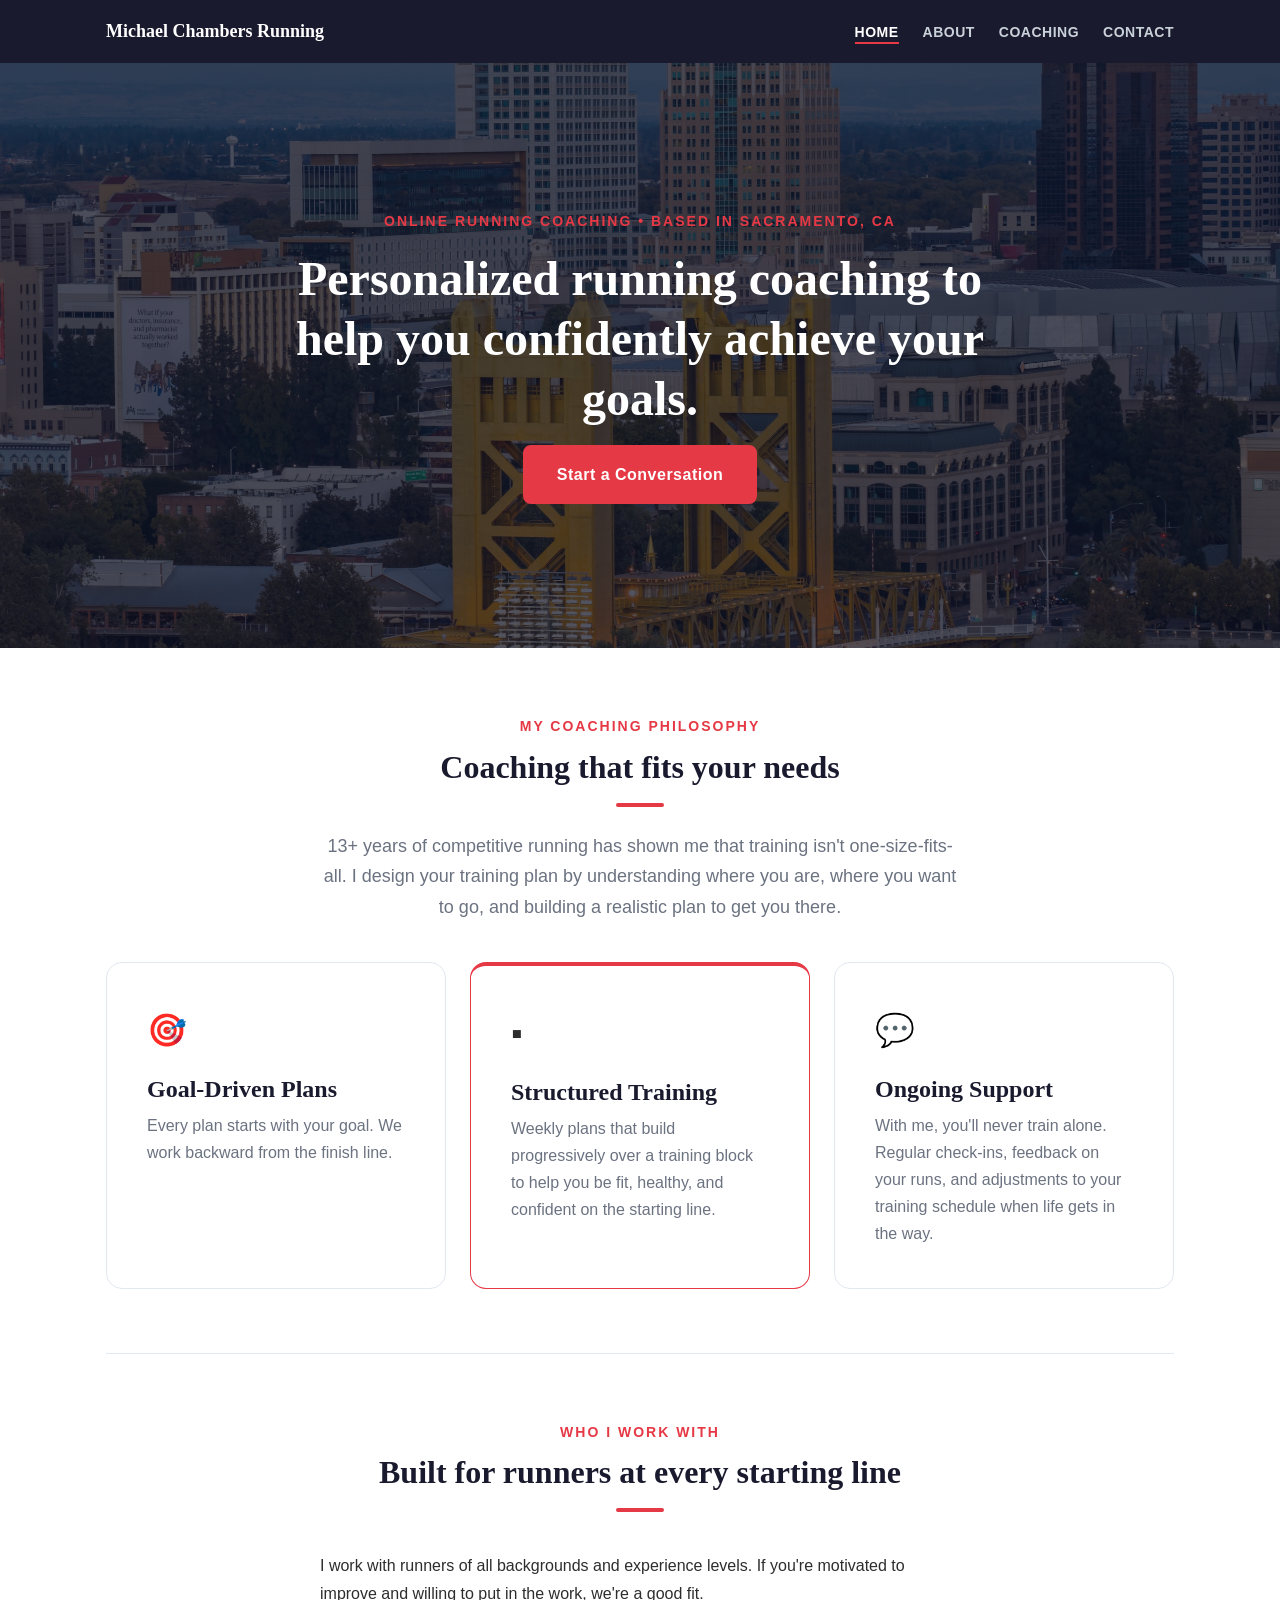
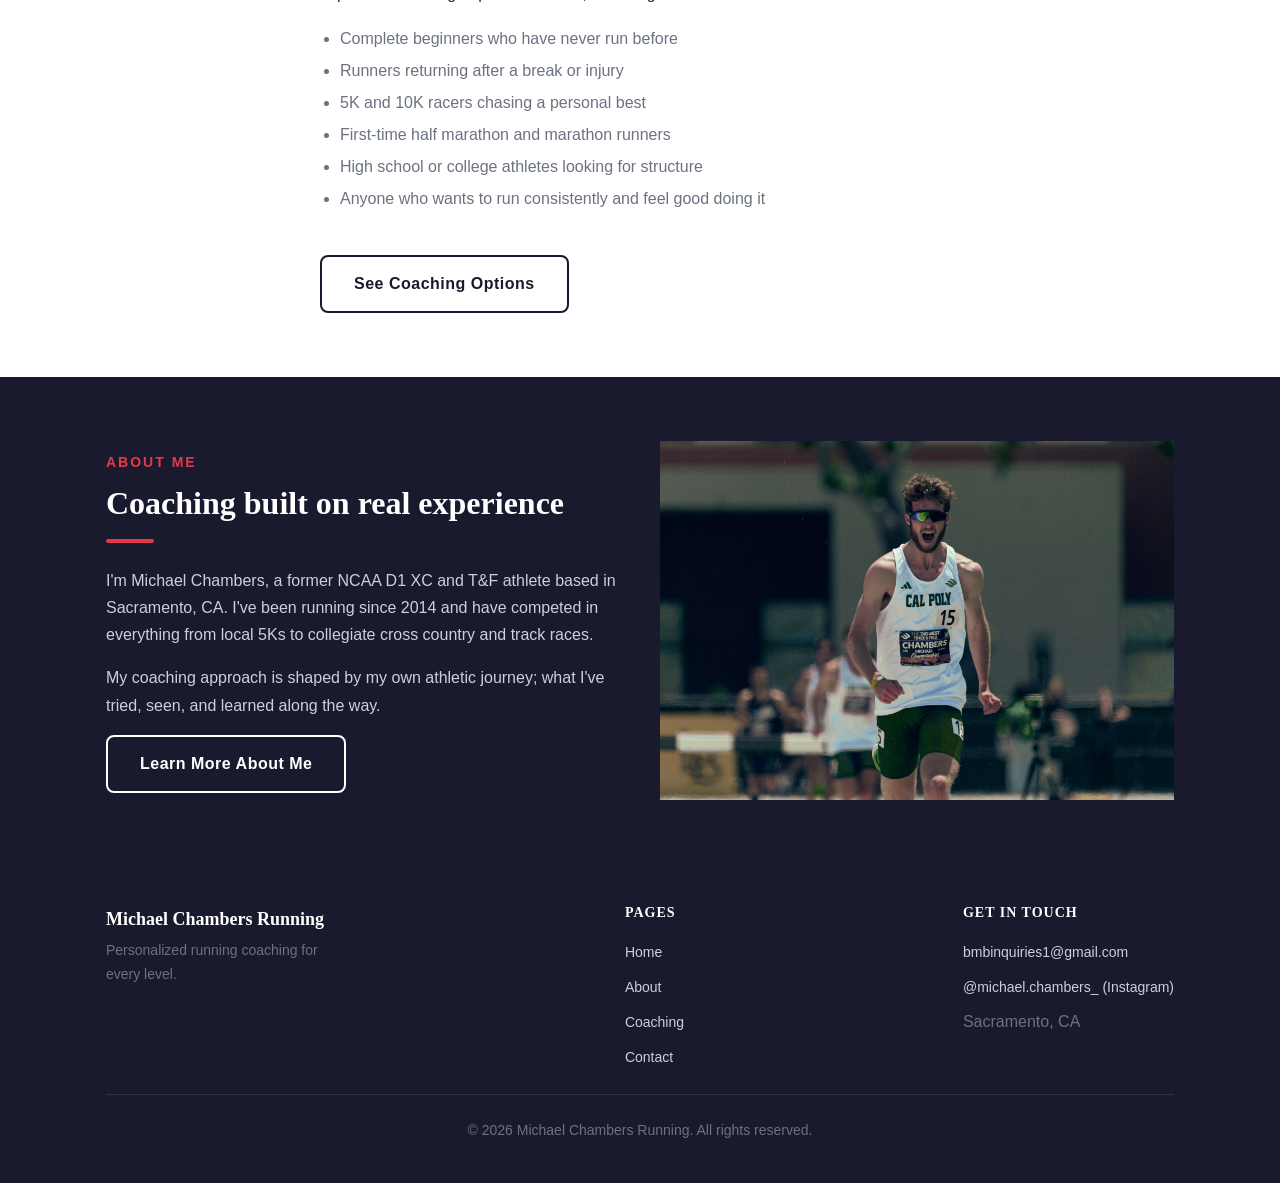
<file: index.html>
<!DOCTYPE html>
<html lang="en">
<head>
  <meta charset="UTF-8" />
  <meta name="viewport" content="width=device-width, initial-scale=1.0" />

  <title>Michael Chambers Running</title>

  <link rel="stylesheet" href="styles.css" />
</head>
<body>

  <!-- NAVIGATION -->
  <nav class="site-nav">
    <div class="container">
      <a href="index.html" class="nav-logo">Michael Chambers Running</a>

      <ul class="nav-links">
        <li><a href="index.html" class="active">Home</a></li>
        <li><a href="about.html">About</a></li>
        <li><a href="coaching.html">Coaching</a></li>
        <li><a href="contact.html">Contact</a></li>
      </ul>
    </div>
  </nav>

  <!-- HERO SECTION -->
  <section class="hero">
    <div class="container">
      <span class="hero-eyebrow">Online Running Coaching &bull; Based in Sacramento, CA</span>

      <h1>Personalized running coaching to help you confidently achieve your goals.</h1>

      <a href="contact.html" class="btn btn-primary">Start a Conversation</a>
    </div>
  </section>

  <main>

    <!-- COACHING APPROACH + WHO I HELP — combined section -->
    <section class="section">
      <div class="container">

        <div class="section-header">
          <span class="section-label">My Coaching Philosophy</span>
          <h2>Coaching that fits your needs</h2>
          <hr class="divider" />
          <p>
            13+ years of competitive running has shown me that training isn't one-size-fits-all.
            I design your training plan by understanding where you are, where you want to go,
            and building a realistic plan to get you there.
          </p>
        </div>

        <!-- Three approach cards — unchanged from your original -->
        <div class="three-col">

          <div class="card">
            <div class="card-icon">🎯</div>
            <h3>Goal-Driven Plans</h3>
            <p>
              Every plan starts with your goal. We work backward from
              the finish line.
            </p>
          </div>

          <div class="card card--featured">
            <div class="card-icon">▪</div>
            <h3>Structured Training</h3>
            <p>
              Weekly plans that build progressively over a training block to help you be fit,
              healthy, and confident on the starting line.
            </p>
          </div>

          <div class="card">
            <div class="card-icon">💬</div>
            <h3>Ongoing Support</h3>
            <p>
              With me, you'll never train alone. Regular check-ins, feedback on your
              runs, and adjustments to your training schedule when life gets in the way.
            </p>
          </div>

        </div><!-- end three-col -->

        <!-- WHO I WORK WITH — merged below the cards, same section -->
        <!--
          A thin horizontal rule separates the cards above from the
          "who I work with" content below, keeping them visually
          connected but distinct.
        -->
        <hr style="border: none; border-top: 1px solid var(--color-border); margin: var(--space-xl) 0;" />

        <div class="section-header">
          <span class="section-label">Who I Work With</span>
          <h2>Built for runners at every starting line</h2>
          <hr class="divider" />
        </div>

        <!-- Single centered column — no stat cards, just the text and bullet list -->
        <div style="max-width: 640px; margin: 0 auto;">

          <p>
            I work with runners of all backgrounds and experience levels.
            If you're motivated to improve and willing to put in the work,
            we're a good fit.
          </p>

          <ul style="padding-left: 1.25rem; list-style: disc; color: var(--color-text-muted); line-height: 2; margin-bottom: var(--space-lg);">
            <li>Complete beginners who have never run before</li>
            <li>Runners returning after a break or injury</li>
            <li>5K and 10K racers chasing a personal best</li>
            <li>First-time half marathon and marathon runners</li>
            <li>High school or college athletes looking for structure</li>
            <li>Anyone who wants to run consistently and feel good doing it</li>
          </ul>

          <a href="coaching.html" class="btn btn-outline-dark">
            See Coaching Options
          </a>

        </div><!-- end centered column -->

      </div>
    </section><!-- end combined section -->

    <!-- ABOUT PREVIEW SECTION -->
    <section class="section section--dark">
      <div class="container">

        <div class="two-col" style="align-items: center;">

          <div>
            <span class="section-label">About Me</span>

            <h2 style="color: var(--color-white);">Coaching built on real experience</h2>

            <hr class="divider divider--left" />

            <p>
              I'm Michael Chambers, a former NCAA D1 XC and T&amp;F athlete based in Sacramento, CA.
              I've been running since 2014 and have competed in everything from local 5Ks
              to collegiate cross country and track races.
            </p>

            <p>
              My coaching approach is shaped by my own athletic journey; what I've tried,
              seen, and learned along the way.
            </p>

            <a href="about.html" class="btn btn-outline">Learn More About Me</a>
          </div>

          <div style="text-align: center;">
            <img
              src="assets/action.jpg"
              alt="Michael Chambers running coach"
              class="action"
            />
          </div>

        </div>
      </div>
    </section>

  </main>

  <!-- FOOTER -->
  <footer class="site-footer">
    <div class="container">

      <div class="footer-inner">

        <div class="footer-brand">
          <a href="index.html" class="nav-logo">Michael Chambers Running</a>
          <p>Personalized running coaching for every level.</p>
        </div>

        <div class="footer-links">
          <h4>Pages</h4>
          <ul>
            <li><a href="index.html">Home</a></li>
            <li><a href="about.html">About</a></li>
            <li><a href="coaching.html">Coaching</a></li>
            <li><a href="contact.html">Contact</a></li>
          </ul>
        </div>

        <div class="footer-links">
          <h4>Get in Touch</h4>
          <ul>
            <li><a href="mailto:bmbinquiries1@gmail.com">bmbinquiries1@gmail.com</a></li>
            <li><a href="#">@michael.chambers_ (Instagram)</a></li>
            <li><span style="color: #6b7280;">Sacramento, CA</span></li>
          </ul>
        </div>

      </div>

      <div class="footer-bottom">
        <p>&copy; 2026 Michael Chambers Running. All rights reserved.</p>
      </div>

    </div>
  </footer>

</body>
</html>
</file>
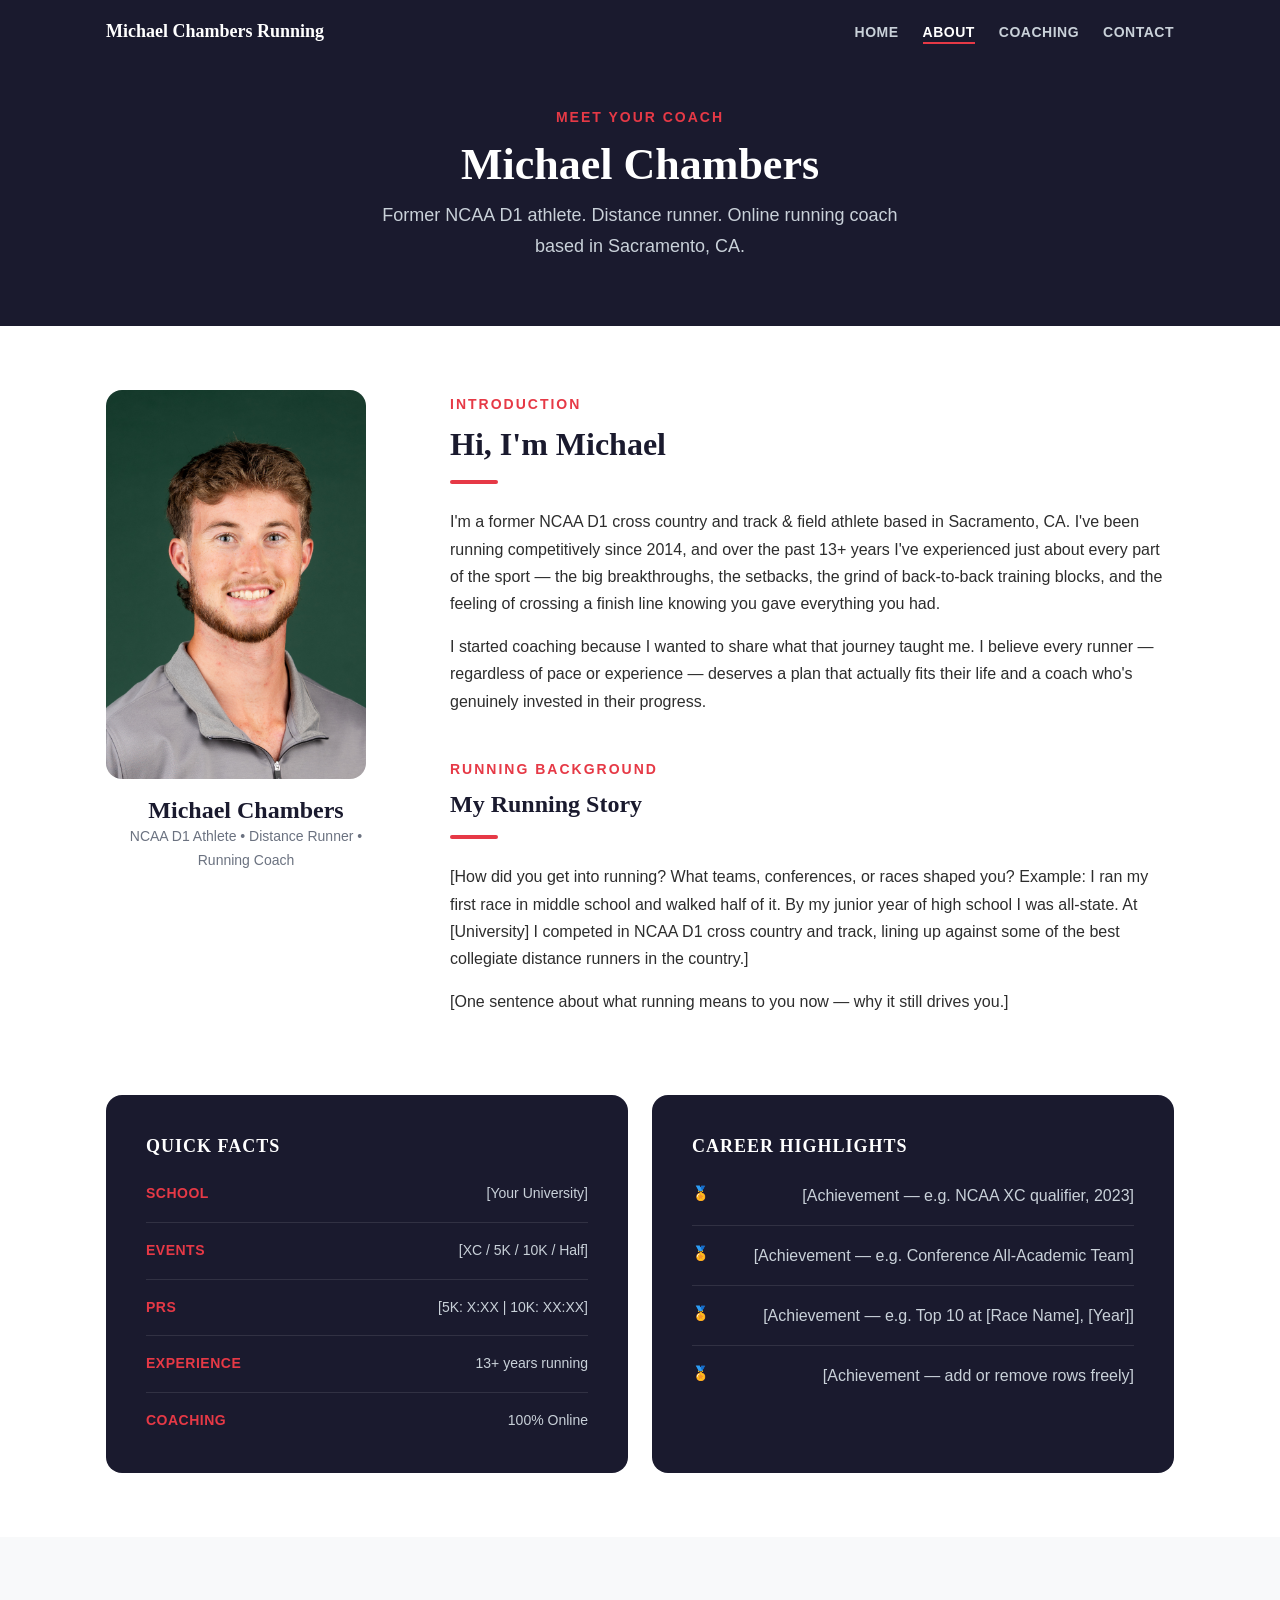
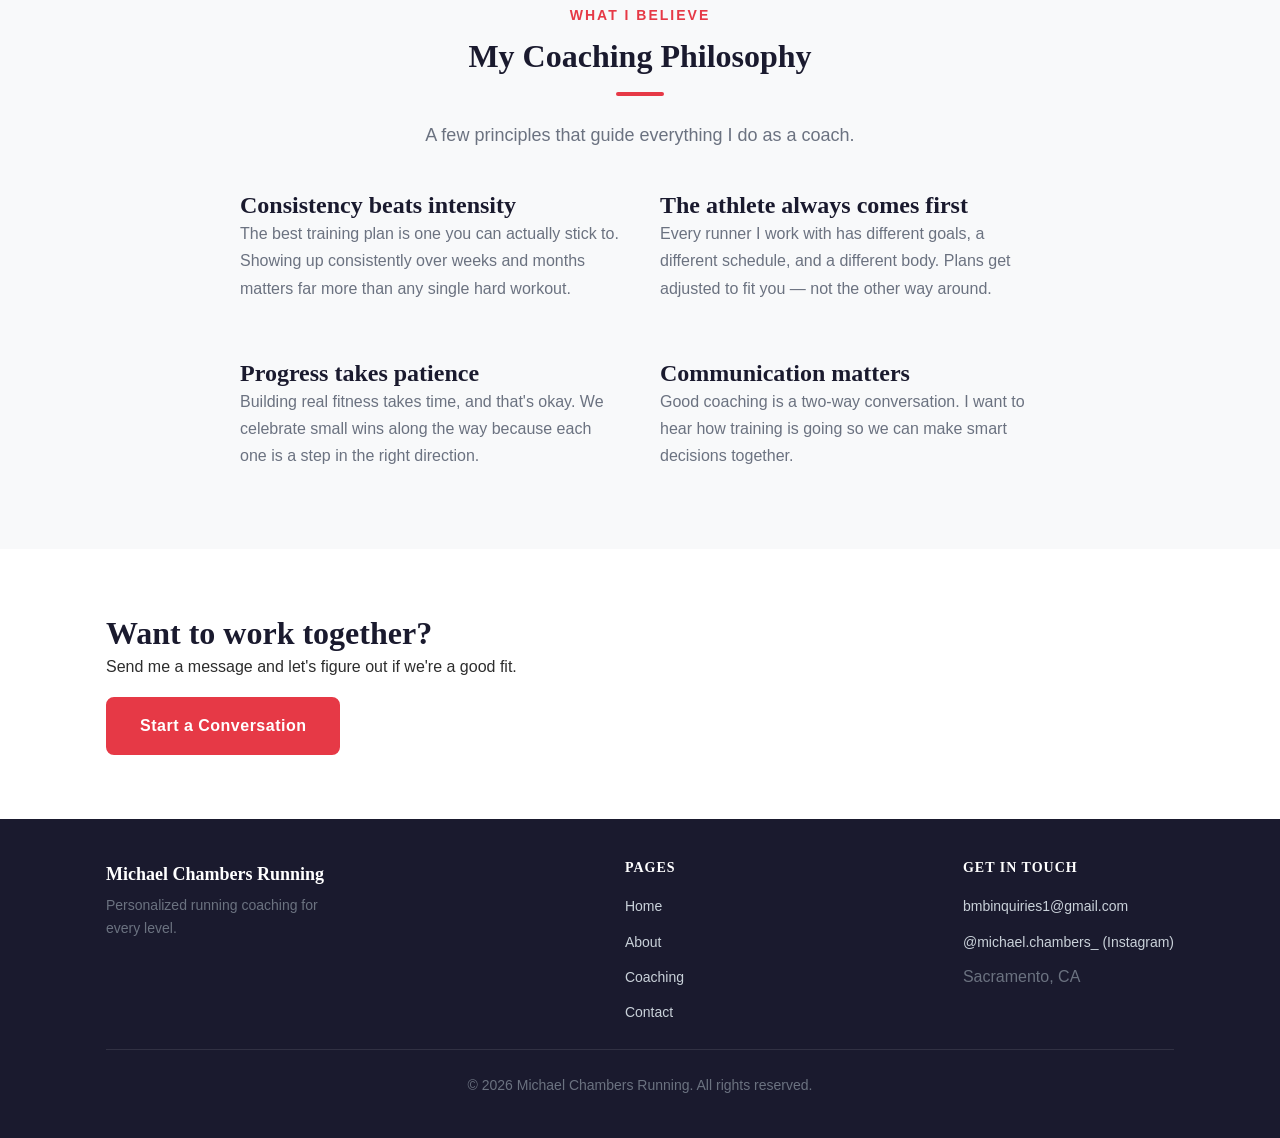
<file: about.html>
<!DOCTYPE html>
<html lang="en">
<head>
  <meta charset="UTF-8" />
  <meta name="viewport" content="width=device-width, initial-scale=1.0" />
  <title>About — Michael Chambers Running</title>
  <link rel="stylesheet" href="styles.css" />
</head>
<body>

  <!-- NAVIGATION -->
  <nav class="site-nav">
    <div class="container">
      <a href="index.html" class="nav-logo">Michael Chambers Running</a>
      <ul class="nav-links">
        <li><a href="index.html">Home</a></li>
        <li><a href="about.html" class="active">About</a></li>
        <li><a href="coaching.html">Coaching</a></li>
        <li><a href="contact.html">Contact</a></li>
      </ul>
    </div>
  </nav>

  <!-- PAGE HEADER -->
  <header class="page-header">
    <div class="container">
      <span class="section-label">Meet Your Coach</span>
      <h1>Michael Chambers</h1>
      <p>Former NCAA D1 athlete. Distance runner. Online running coach based in Sacramento, CA.</p>
    </div>
  </header>

  <main>

    <!-- ============================================================
         INTRO SECTION
         — Three rows stacked:
           Row 1: photo (smaller) left + bio text right
           Row 2: name/title centered under the photo column
           Row 3: quick facts + career highlights spanning full width
         ============================================================ -->
    <section class="section">
      <div class="container">

        <!-- ROW 1: Photo + Bio side by side -->
        <!--
          grid-template-columns: 280px 1fr
          — fixes the photo column at 280px so it doesn't dominate.
          — the bio column gets all remaining space, making text larger
            relative to the photo.
        -->
        <div style="
          display: grid;
          grid-template-columns: 280px 1fr;
          gap: var(--space-xl);
          align-items: start;
        ">

          <!-- Left: photo + name/title only -->
          <div>
            <!--
              max-width: 260px keeps the image from filling the full
              280px column, giving it a little breathing room.
            -->
            <img
              src="assets/coach-photo.jpg"
              alt="Michael Chambers, running coach"
              style="
                width: 100%;
                max-width: 260px;
                border-radius: var(--border-radius-lg);
                display: block;
              "
            />

            <!-- Name and title sit directly under the photo -->
            <div style="margin-top: var(--space-sm); text-align: center;">
              <h2 style="font-size: var(--font-size-xl);">Michael Chambers</h2>
              <p style="font-size: var(--font-size-sm); color: var(--color-text-muted);">
                NCAA D1 Athlete &bull; Distance Runner &bull; Running Coach
              </p>
            </div>
          </div>

          <!-- Right: bio text -->
          <div>
            <span class="section-label">Introduction</span>
            <h2>Hi, I'm Michael</h2>
            <hr class="divider divider--left" />
            <p>
              I'm a former NCAA D1 cross country and track &amp; field athlete based in
              Sacramento, CA. I've been running competitively since 2014, and over the
              past 13+ years I've experienced just about every part of the sport — the
              big breakthroughs, the setbacks, the grind of back-to-back training blocks,
              and the feeling of crossing a finish line knowing you gave everything you had.
            </p>
            <p>
              I started coaching because I wanted to share what that journey taught me.
              I believe every runner — regardless of pace or experience — deserves a plan
              that actually fits their life and a coach who's genuinely invested in their progress.
            </p>

            <div style="margin-top: var(--space-lg);">
              <span class="section-label">Running Background</span>
              <h3>My Running Story</h3>
              <hr class="divider divider--left" />
              <p>
                [How did you get into running? What teams, conferences, or races shaped you?
                Example: I ran my first race in middle school and walked half of it. By my
                junior year of high school I was all-state. At [University] I competed in
                NCAA D1 cross country and track, lining up against some of the best
                collegiate distance runners in the country.]
              </p>
              <p>
                [One sentence about what running means to you now — why it still drives you.]
              </p>
            </div>
          </div>

        </div><!-- end photo + bio row -->

        <!-- ROW 2: Quick Facts + Career Highlights spanning full width -->
        <!--
          margin-top adds breathing room between the bio and the cards.
          grid-template-columns: 1fr 1fr makes both cards exactly half
          the full container width — much wider than being crammed under
          the narrow photo column.
          The cards use the same .quick-facts dark style as before.
        -->
        <div style="
          display: grid;
          grid-template-columns: 1fr 1fr;
          gap: var(--space-md);
          margin-top: var(--space-xl);
        ">

          <!-- QUICK FACTS — full half width -->
          <div class="quick-facts">
            <h3>Quick Facts</h3>
            <ul>
              <li>
                <span class="fact-label">School</span>
                <span class="fact-value">[Your University]</span>
              </li>
              <li>
                <span class="fact-label">Events</span>
                <span class="fact-value">[XC / 5K / 10K / Half]</span>
              </li>
              <li>
                <span class="fact-label">PRs</span>
                <span class="fact-value">[5K: X:XX | 10K: XX:XX]</span>
              </li>
              <li>
                <span class="fact-label">Experience</span>
                <span class="fact-value">13+ years running</span>
              </li>
              <li>
                <span class="fact-label">Coaching</span>
                <span class="fact-value">100% Online</span>
              </li>
            </ul>
          </div>

          <!-- CAREER HIGHLIGHTS — full half width -->
          <div class="quick-facts">
            <h3>Career Highlights</h3>
            <ul>
              <!--
                Each item: medal icon on the left, achievement text on the right.
                font-size is bumped slightly so the text fills the wider card.
              -->
              <li>
                <span style="margin-right: 10px; flex-shrink: 0;">🏅</span>
                <span style="color: #c9d1d9; font-size: var(--font-size-base);">
                  [Achievement — e.g. NCAA XC qualifier, 2023]
                </span>
              </li>
              <li>
                <span style="margin-right: 10px; flex-shrink: 0;">🏅</span>
                <span style="color: #c9d1d9; font-size: var(--font-size-base);">
                  [Achievement — e.g. Conference All-Academic Team]
                </span>
              </li>
              <li>
                <span style="margin-right: 10px; flex-shrink: 0;">🏅</span>
                <span style="color: #c9d1d9; font-size: var(--font-size-base);">
                  [Achievement — e.g. Top 10 at [Race Name], [Year]]
                </span>
              </li>
              <li>
                <span style="margin-right: 10px; flex-shrink: 0;">🏅</span>
                <span style="color: #c9d1d9; font-size: var(--font-size-base);">
                  [Achievement — add or remove rows freely]
                </span>
              </li>
            </ul>
          </div>

        </div><!-- end cards row -->

      </div>
    </section><!-- end intro section -->

    <!-- ============================================================
         COACHING PHILOSOPHY
         ============================================================ -->
    <section class="section section--light">
      <div class="container">

        <div class="section-header">
          <span class="section-label">What I Believe</span>
          <h2>My Coaching Philosophy</h2>
          <hr class="divider" />
          <p>A few principles that guide everything I do as a coach.</p>
        </div>

        <div class="two-col" style="max-width: 800px; margin: 0 auto;">
          <div>
            <h3>Consistency beats intensity</h3>
            <p style="color: var(--color-text-muted);">
              The best training plan is one you can actually stick to. Showing up
              consistently over weeks and months matters far more than any single
              hard workout.
            </p>
          </div>
          <div>
            <h3>The athlete always comes first</h3>
            <p style="color: var(--color-text-muted);">
              Every runner I work with has different goals, a different schedule,
              and a different body. Plans get adjusted to fit you — not the other
              way around.
            </p>
          </div>
          <div>
            <h3>Progress takes patience</h3>
            <p style="color: var(--color-text-muted);">
              Building real fitness takes time, and that's okay. We celebrate
              small wins along the way because each one is a step in the right
              direction.
            </p>
          </div>
          <div>
            <h3>Communication matters</h3>
            <p style="color: var(--color-text-muted);">
              Good coaching is a two-way conversation. I want to hear how training
              is going so we can make smart decisions together.
            </p>
          </div>
        </div>

      </div>
    </section>

    <!-- ============================================================
         CTA BANNER
         — padding-top and padding-bottom are set equally so the
           button floats symmetrically between the gray section
           above and the dark navy footer below.
         — The button is a solid white pill with red text, identical
           in weight and feel to the "Start a Conversation" button
           on the home page hero.
         ============================================================ -->
    <section class="cta-banner" style="padding-top: var(--space-xl); padding-bottom: var(--space-xl);">
      <div class="container">
        <h2>Want to work together?</h2>
        <p>
          Send me a message and let's figure out if we're a good fit.
        </p>

        <a href="contact.html" class="btn btn-primary">
          Start a Conversation
        </a>
      </div>
    </section>

  </main

  <!-- FOOTER -->
  <footer class="site-footer">
    <div class="container">
      <div class="footer-inner">
        <div class="footer-brand">
          <a href="index.html" class="nav-logo">Michael Chambers Running</a>
          <p>Personalized running coaching for every level.</p>
        </div>
        <div class="footer-links">
          <h4>Pages</h4>
          <ul>
            <li><a href="index.html">Home</a></li>
            <li><a href="about.html">About</a></li>
            <li><a href="coaching.html">Coaching</a></li>
            <li><a href="contact.html">Contact</a></li>
          </ul>
        </div>
        <div class="footer-links">
          <h4>Get in Touch</h4>
          <ul>
            <li><a href="mailto:bmbinquiries1@gmail.com">bmbinquiries1@gmail.com</a></li>
            <li><a href="#">@michael.chambers_ (Instagram)</a></li>
            <li><span style="color: #6b7280;">Sacramento, CA</span></li>
          </ul>
        </div>
      </div>
      <div class="footer-bottom">
        <p>&copy; 2026 Michael Chambers Running. All rights reserved.</p>
      </div>
    </div>
  </footer>

</body>
</html>
</file>
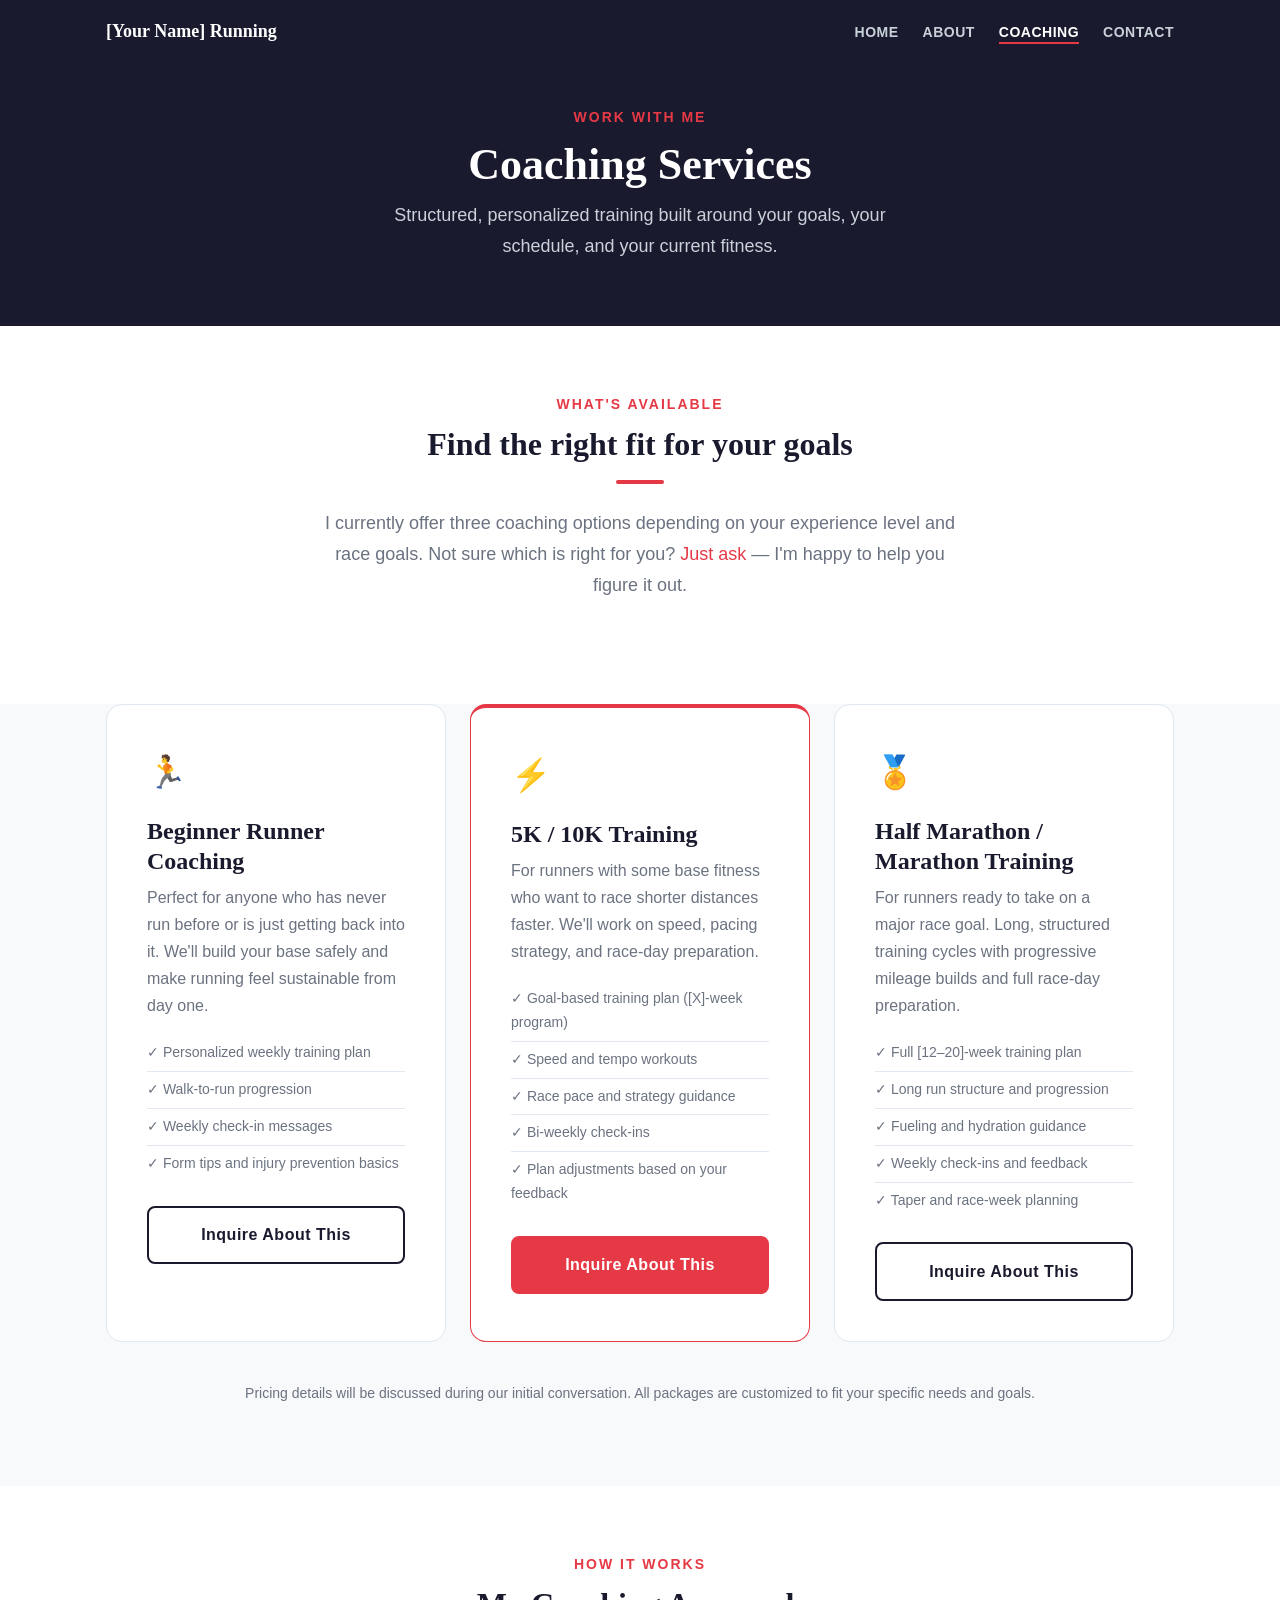
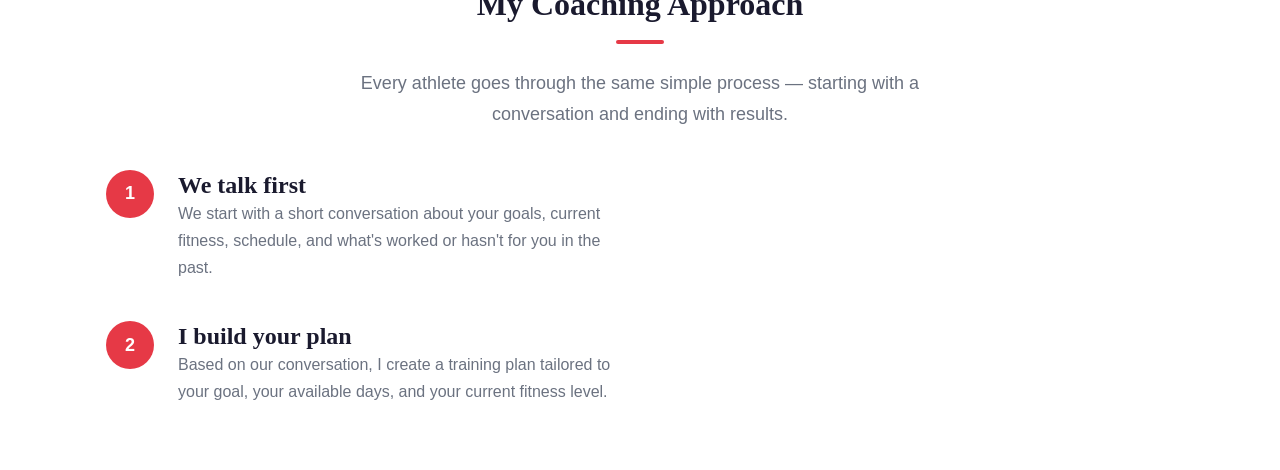
<file: coaching.html>
<!DOCTYPE html>
<html lang="en">
<head>
  <meta charset="UTF-8" />
  <meta name="viewport" content="width=device-width, initial-scale=1.0" />
  <title>Coaching — [Your Name] Running Coach</title>
  <link rel="stylesheet" href="styles.css" />
</head>
<body>

  <!-- NAVIGATION -->
  <nav class="site-nav">
    <div class="container">
      <a href="index.html" class="nav-logo">[Your Name] Running</a>
      <ul class="nav-links">
        <li><a href="index.html">Home</a></li>
        <li><a href="about.html">About</a></li>
        <li><a href="coaching.html" class="active">Coaching</a></li>
        <li><a href="contact.html">Contact</a></li>
      </ul>
    </div>
  </nav>

  <!-- PAGE HEADER -->
  <header class="page-header">
    <div class="container">
      <span class="section-label">Work With Me</span>
      <h1>Coaching Services</h1>
      <p>
        Structured, personalized training built around your goals,
        your schedule, and your current fitness.
      </p>
    </div>
  </header>

  <main>

    <!-- COACHING INTRO -->
    <section class="section">
      <div class="container">
        <div class="section-header">
          <span class="section-label">What's Available</span>
          <h2>Find the right fit for your goals</h2>
          <hr class="divider" />
          <p>
            I currently offer three coaching options depending on your experience
            level and race goals. Not sure which is right for you?
            <a href="contact.html">Just ask</a> — I'm happy to help you figure it out.
          </p>
        </div>
      </div>
    </section>

    <!-- SERVICE CARDS -->
    <section class="section section--light" style="padding-top: 0;">
      <div class="container">
        <div class="three-col">

          <!-- SERVICE 1 -->
          <div class="card">
            <div class="card-icon">🏃</div>
            <h3>Beginner Runner Coaching</h3>
            <p>
              Perfect for anyone who has never run before or is just getting back into it.
              We'll build your base safely and make running feel sustainable from day one.
            </p>
            <ul style="list-style: none; margin-top: var(--space-sm);">
              <li style="padding: 6px 0; font-size: var(--font-size-sm); border-bottom: 1px solid var(--color-border); color: var(--color-text-muted);">✓ Personalized weekly training plan</li>
              <li style="padding: 6px 0; font-size: var(--font-size-sm); border-bottom: 1px solid var(--color-border); color: var(--color-text-muted);">✓ Walk-to-run progression</li>
              <li style="padding: 6px 0; font-size: var(--font-size-sm); border-bottom: 1px solid var(--color-border); color: var(--color-text-muted);">✓ Weekly check-in messages</li>
              <li style="padding: 6px 0; font-size: var(--font-size-sm); color: var(--color-text-muted);">✓ Form tips and injury prevention basics</li>
            </ul>
            <a href="contact.html" class="btn btn-outline-dark" style="margin-top: var(--space-md); width: 100%; display: block; text-align: center;">
              Inquire About This
            </a>
          </div>

          <!-- SERVICE 2 (featured) -->
          <div class="card card--featured">
            <div class="card-icon">⚡</div>
            <h3>5K / 10K Training</h3>
            <p>
              For runners with some base fitness who want to race shorter distances faster.
              We'll work on speed, pacing strategy, and race-day preparation.
            </p>
            <ul style="list-style: none; margin-top: var(--space-sm);">
              <li style="padding: 6px 0; font-size: var(--font-size-sm); border-bottom: 1px solid var(--color-border); color: var(--color-text-muted);">✓ Goal-based training plan ([X]-week program)</li>
              <li style="padding: 6px 0; font-size: var(--font-size-sm); border-bottom: 1px solid var(--color-border); color: var(--color-text-muted);">✓ Speed and tempo workouts</li>
              <li style="padding: 6px 0; font-size: var(--font-size-sm); border-bottom: 1px solid var(--color-border); color: var(--color-text-muted);">✓ Race pace and strategy guidance</li>
              <li style="padding: 6px 0; font-size: var(--font-size-sm); border-bottom: 1px solid var(--color-border); color: var(--color-text-muted);">✓ Bi-weekly check-ins</li>
              <li style="padding: 6px 0; font-size: var(--font-size-sm); color: var(--color-text-muted);">✓ Plan adjustments based on your feedback</li>
            </ul>
            <a href="contact.html" class="btn btn-primary" style="margin-top: var(--space-md); width: 100%; display: block; text-align: center;">
              Inquire About This
            </a>
          </div>

          <!-- SERVICE 3 -->
          <div class="card">
            <div class="card-icon">🏅</div>
            <h3>Half Marathon / Marathon Training</h3>
            <p>
              For runners ready to take on a major race goal. Long, structured training
              cycles with progressive mileage builds and full race-day preparation.
            </p>
            <ul style="list-style: none; margin-top: var(--space-sm);">
              <li style="padding: 6px 0; font-size: var(--font-size-sm); border-bottom: 1px solid var(--color-border); color: var(--color-text-muted);">✓ Full [12–20]-week training plan</li>
              <li style="padding: 6px 0; font-size: var(--font-size-sm); border-bottom: 1px solid var(--color-border); color: var(--color-text-muted);">✓ Long run structure and progression</li>
              <li style="padding: 6px 0; font-size: var(--font-size-sm); border-bottom: 1px solid var(--color-border); color: var(--color-text-muted);">✓ Fueling and hydration guidance</li>
              <li style="padding: 6px 0; font-size: var(--font-size-sm); border-bottom: 1px solid var(--color-border); color: var(--color-text-muted);">✓ Weekly check-ins and feedback</li>
              <li style="padding: 6px 0; font-size: var(--font-size-sm); color: var(--color-text-muted);">✓ Taper and race-week planning</li>
            </ul>
            <a href="contact.html" class="btn btn-outline-dark" style="margin-top: var(--space-md); width: 100%; display: block; text-align: center;">
              Inquire About This
            </a>
          </div>

        </div>

        <p class="text-center text-muted" style="margin-top: var(--space-lg); font-size: var(--font-size-sm);">
          Pricing details will be discussed during our initial conversation.
          All packages are customized to fit your specific needs and goals.
        </p>

      </div>
    </section>

    <!-- MY COACHING APPROACH -->
    <section class="section">
      <div class="container">

        <div class="section-header">
          <span class="section-label">How It Works</span>
          <h2>My Coaching Approach</h2>
          <hr class="divider" />
          <p>Every athlete goes through the same simple process — starting with a conversation and ending with results.</p>
        </div>

        <div class="two-col">

          <div>
            <div style="display: flex; gap: var(--space-md); margin-bottom: var(--space-lg); align-items: flex-start;">
              <div style="min-width: 48px; height: 48px; border-radius: 50%; background-color: var(--color-accent); color: white; display: flex; align-items: center; justify-content: center; font-weight: bold; font-size: var(--font-size-lg); flex-shrink: 0;">1</div>
              <div>
                <h3>We talk first</h3>
                <p style="color: var(--color-text-muted); margin: 0;">We start with a short conversation about your goals, current fitness, schedule, and what's worked or hasn't for you in the past.</p>
              </div>
            </div>
            <div style="display: flex; gap: var(--space-md); align-items: flex-start;">
              <div style="min-width: 48px; height: 48px; border-radius: 50%; background-color: var(--color-accent); color: white; display: flex; align-items: center; justify-content: center; font-weight: bold; font-size: var(--font-size-lg); flex-shrink: 0;">2</div>
              <div>
                <h3>I build your plan</h3>
                <p style="color: var(--color-text-muted); margin: 0;">Based on our conversation, I create a training plan tailored to your goal, your available days, and your current fitness level.</p>
              </div>
</file>
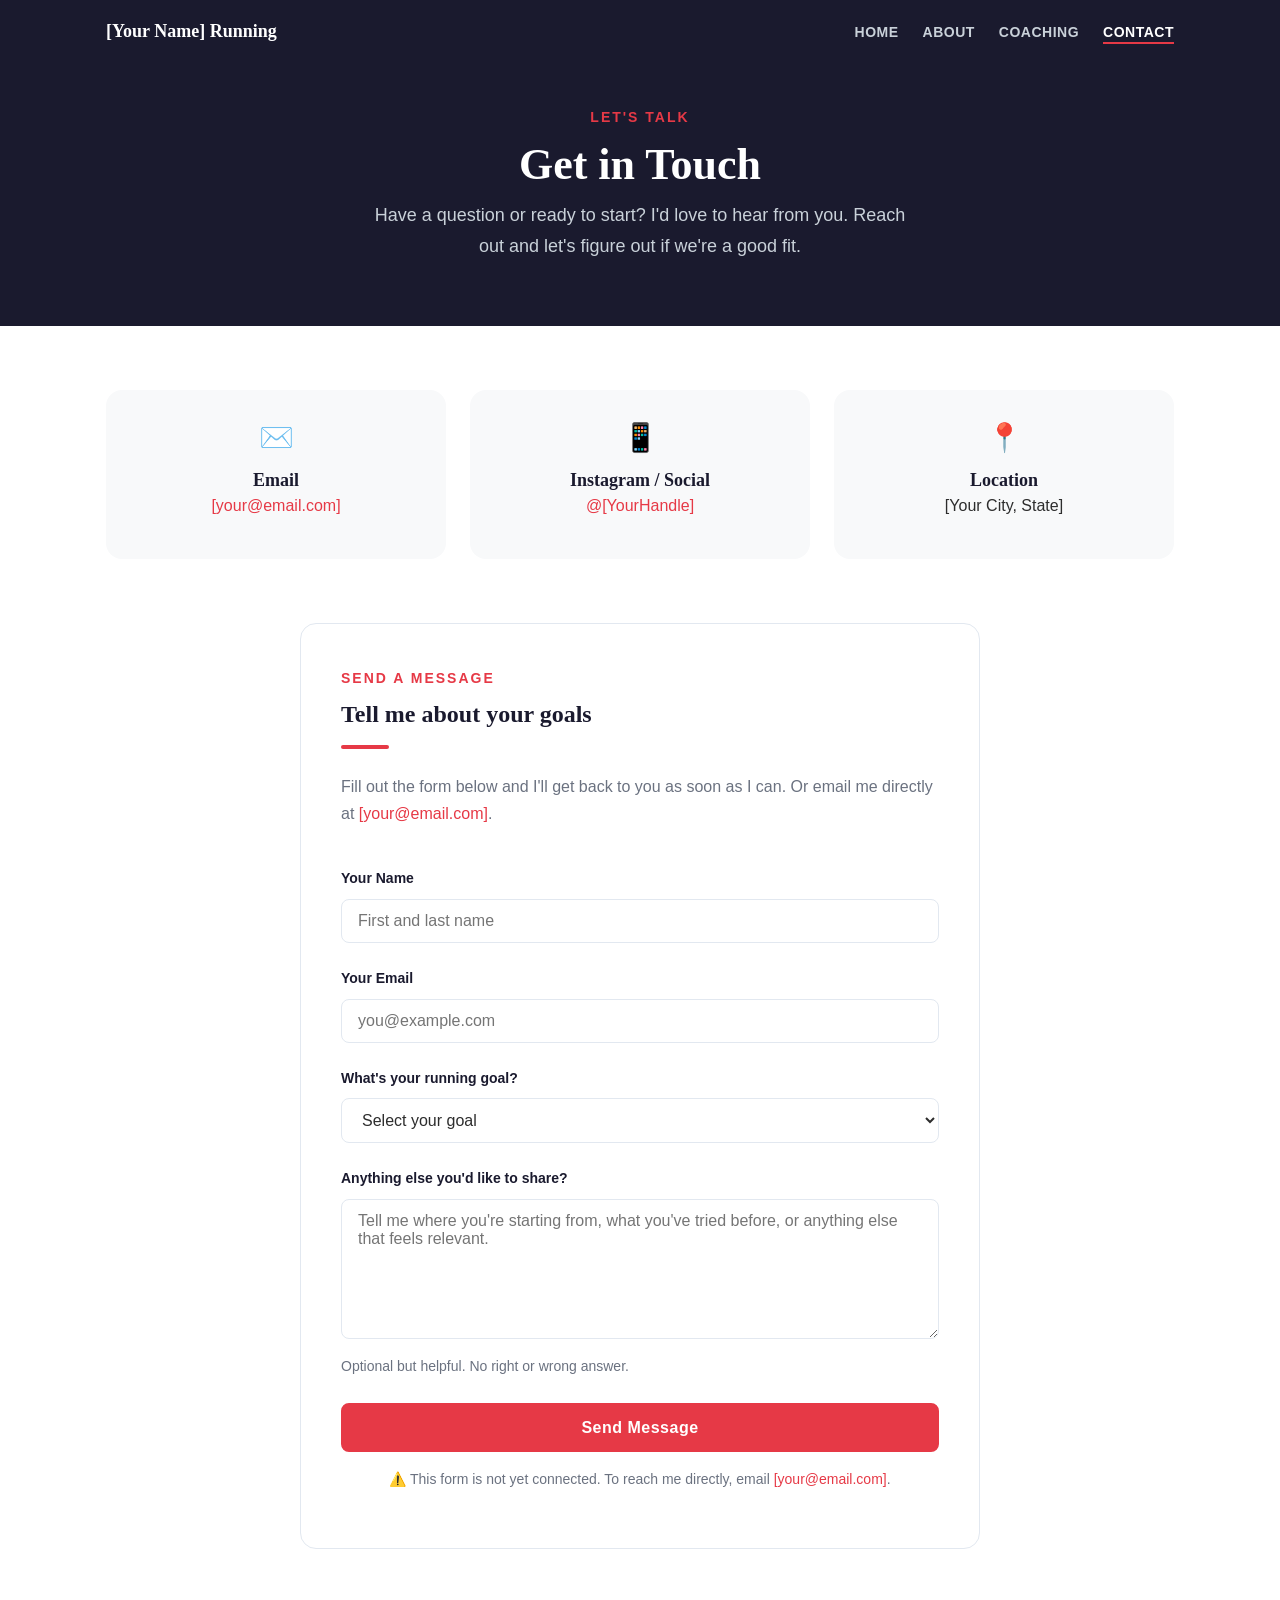
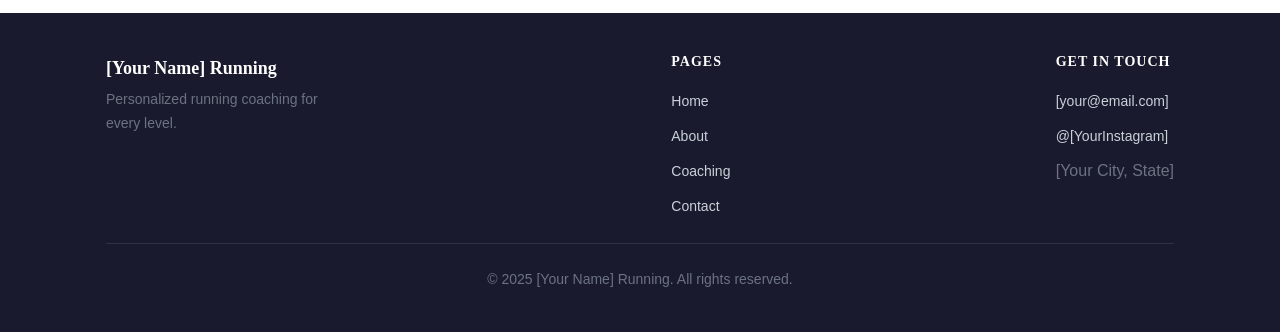
<file: contact.html>
<!DOCTYPE html>
<html lang="en">
<head>
  <meta charset="UTF-8" />
  <meta name="viewport" content="width=device-width, initial-scale=1.0" />
  <title>Contact — [Your Name] Running Coach</title>
  <link rel="stylesheet" href="styles.css" />
</head>
<body>

  <!-- NAVIGATION -->
  <nav class="site-nav">
    <div class="container">
      <a href="index.html" class="nav-logo">[Your Name] Running</a>
      <ul class="nav-links">
        <li><a href="index.html">Home</a></li>
        <li><a href="about.html">About</a></li>
        <li><a href="coaching.html">Coaching</a></li>
        <li><a href="contact.html" class="active">Contact</a></li>
      </ul>
    </div>
  </nav>

  <!-- PAGE HEADER -->
  <header class="page-header">
    <div class="container">
      <span class="section-label">Let's Talk</span>
      <h1>Get in Touch</h1>
      <p>
        Have a question or ready to start? I'd love to hear from you.
        Reach out and let's figure out if we're a good fit.
      </p>
    </div>
  </header>

  <main>

    <!-- CONTACT INFO TILES -->
    <section class="section">
      <div class="container">

        <div class="contact-info-grid">

          <div class="contact-info-item">
            <div class="info-icon">✉️</div>
            <h4>Email</h4>
            <!-- Replace with your real email address -->
            <p><a href="mailto:[your@email.com]">[your@email.com]</a></p>
          </div>

          <div class="contact-info-item">
            <div class="info-icon">📱</div>
            <h4>Instagram / Social</h4>
            <!-- Replace @[YourHandle] and update the href link -->
            <p>
              <a href="https://instagram.com/[YourHandle]" target="_blank" rel="noopener">
                @[YourHandle]
              </a>
            </p>
          </div>

          <div class="contact-info-item">
            <div class="info-icon">📍</div>
            <h4>Location</h4>
            <!-- Replace with your city and state -->
            <p>[Your City, State]</p>
          </div>

        </div>

        <!-- ======================================================
             CONTACT FORM

             ⚠️  IMPORTANT: This form is VISUAL ONLY.
             It does not send emails or store any data right now.

             To make it work, you have two easy options:
               1. Formspree (free): Go to https://formspree.io,
                  create an account, get your form URL, and replace
                  action="#" below with your Formspree URL.
               2. Netlify Forms (free if hosted on Netlify):
                  Add the word "netlify" inside the <form> tag.

             Until then, direct people to your email address.
             ====================================================== -->

        <div class="contact-form-card">

          <div style="margin-bottom: var(--space-lg);">
            <span class="section-label">Send a Message</span>
            <h2 style="font-size: var(--font-size-xl);">Tell me about your goals</h2>
            <hr class="divider divider--left" />
            <p style="color: var(--color-text-muted);">
              Fill out the form below and I'll get back to you as soon as I can.
              Or email me directly at
              <a href="mailto:[your@email.com]">[your@email.com]</a>.
            </p>
          </div>

          <!-- action="#" means the form does nothing when submitted yet -->
          <form action="#" method="POST">

            <!-- Name -->
            <div class="form-group">
              <label for="name">Your Name</label>
              <input
                type="text"
                id="name"
                name="name"
                placeholder="First and last name"
                required
              />
            </div>

            <!-- Email -->
            <div class="form-group">
              <label for="email">Your Email</label>
              <input
                type="email"
                id="email"
                name="email"
                placeholder="you@example.com"
                required
              />
            </div>

            <!-- Running Goal dropdown -->
            <div class="form-group">
              <label for="goal">What's your running goal?</label>
              <select id="goal" name="goal">
                <option value="" disabled selected>Select your goal</option>
                <option value="beginner">I'm a complete beginner — just getting started</option>
                <option value="5k">Train for a 5K or 10K</option>
                <option value="half">Train for a Half Marathon</option>
                <option value="marathon">Train for a Full Marathon</option>
                <option value="improve">Improve my pace / get faster</option>
                <option value="other">Something else — I'll explain below</option>
              </select>
            </div>

            <!-- Message -->
            <div class="form-group">
              <label for="message">Anything else you'd like to share?</label>
              <textarea
                id="message"
                name="message"
                placeholder="Tell me where you're starting from, what you've tried before, or anything else that feels relevant."
              ></textarea>
              <p class="form-note">Optional but helpful. No right or wrong answer.</p>
            </div>

            <!-- Submit button -->
            <button type="submit" class="btn btn-primary" style="width: 100%;">
              Send Message
            </button>

            <!-- Reminder that the form isn't connected yet -->
            <p class="form-note" style="margin-top: var(--space-sm); text-align: center;">
              ⚠️ This form is not yet connected. To reach me directly, email
              <a href="mailto:[your@email.com]">[your@email.com]</a>.
            </p>

          </form>

        </div><!-- end contact-form-card -->

      </div>
    </section>

  </main>

  <!-- FOOTER -->
  <footer class="site-footer">
    <div class="container">
      <div class="footer-inner">
        <div class="footer-brand">
          <a href="index.html" class="nav-logo">[Your Name] Running</a>
          <p>Personalized running coaching for every level.</p>
        </div>
        <div class="footer-links">
          <h4>Pages</h4>
          <ul>
            <li><a href="index.html">Home</a></li>
            <li><a href="about.html">About</a></li>
            <li><a href="coaching.html">Coaching</a></li>
            <li><a href="contact.html">Contact</a></li>
          </ul>
        </div>
        <div class="footer-links">
          <h4>Get in Touch</h4>
          <ul>
            <li><a href="mailto:[your@email.com]">[your@email.com]</a></li>
            <li><a href="#">@[YourInstagram]</a></li>
            <li><span style="color: #6b7280;">[Your City, State]</span></li>
          </ul>
        </div>
      </div>
      <div class="footer-bottom">
        <p>&copy; 2025 [Your Name] Running. All rights reserved.</p>
      </div>
    </div>
  </footer>

</body>
</html>
</file>
<file: styles.css>
/* ============================================================
   styles.css — Running Coaching Website
   ============================================================

   TABLE OF CONTENTS:
   1. CSS Variables   (colors, fonts, spacing — edit these first)
   2. Global Reset    (removes browser default spacing)
   3. Navigation
   4. Hero Section
   5. Section & Layout Utilities
   6. Cards
   7. Buttons
   8. Forms
   9. Footer
   10. Page-Specific Styles (About, Coaching, Contact)
   11. Responsive Styles (tablet and mobile)
   ============================================================ */

/* ============================================================
   1. CSS VARIABLES
   — Change colors and fonts here to restyle the whole site.
   ============================================================ */

:root {
  /* Colors */
  --color-primary:      #1a1a2e;   /* Dark navy — nav, footer, dark sections */
  --color-accent:       #e63946;   /* Red — buttons and highlights */
  --color-accent-hover: #c1121f;   /* Darker red for button hover */
  --color-light-bg:     #f8f9fa;   /* Off-white — alternating section backgrounds */
  --color-white:        #ffffff;
  --color-text:         #2d2d2d;   /* Main body text */
  --color-text-muted:   #6b7280;   /* Secondary / lighter text */
  --color-border:       #e2e8f0;   /* Borders and dividers */

  /* Fonts */
  --font-heading: 'Georgia', serif;   /* Headings */
  --font-body:    'Arial', sans-serif; /* Body text */

  /* Font sizes */
  --font-size-sm:  0.875rem;  /* 14px */
  --font-size-base: 1rem;     /* 16px */
  --font-size-lg:  1.125rem;  /* 18px */
  --font-size-xl:  1.5rem;    /* 24px */
  --font-size-2xl: 2rem;      /* 32px */
  --font-size-3xl: 2.75rem;   /* 44px */

  /* Spacing */
  --space-xs: 0.5rem;   /* 8px */
  --space-sm: 1rem;     /* 16px */
  --space-md: 1.5rem;   /* 24px */
  --space-lg: 2.5rem;   /* 40px */
  --space-xl: 4rem;     /* 64px */

  /* Layout */
  --max-width:       1100px;
  --border-radius:   8px;
  --border-radius-lg: 16px;
  --transition:      0.2s ease;
}

/* ============================================================
   2. GLOBAL RESET
   — Removes inconsistent default browser styles.
   ============================================================ */

/* border-box makes padding and borders included in width calculations */
*,
*::before,
*::after {
  box-sizing: border-box;
  margin: 0;
  padding: 0;
}

html {
  scroll-behavior: smooth; /* Smooth scrolling for anchor links */
}

body {
  font-family: var(--font-body);
  font-size: var(--font-size-base);
  color: var(--color-text);
  background-color: var(--color-white);
  line-height: 1.7;
}

ul, ol {
  list-style: none; /* Remove default bullets — add back where needed */
}

img {
  max-width: 100%; /* Images never overflow their container */
  height: auto;
  display: block;
}

a {
  color: var(--color-accent);
  text-decoration: none;
  transition: color var(--transition);
}

a:hover {
  color: var(--color-accent-hover);
}

h1, h2, h3, h4 {
  font-family: var(--font-heading);
  color: var(--color-primary);
  line-height: 1.25;
}

h1 { font-size: var(--font-size-3xl); }
h2 { font-size: var(--font-size-2xl); }
h3 { font-size: var(--font-size-xl); }
h4 { font-size: var(--font-size-lg); }

p {
  margin-bottom: var(--space-sm);
}

/* Container keeps content centered and not too wide */
.container {
  max-width: var(--max-width);
  margin: 0 auto;
  padding: 0 var(--space-sm);
}

/* ============================================================
   3. NAVIGATION
   ============================================================ */

.site-nav {
  background-color: var(--color-primary);
  padding: var(--space-sm) 0;
  position: sticky; /* Sticks to the top of the screen while scrolling */
  top: 0;
  z-index: 100;     /* Sits above all other page content */
}

.site-nav .container {
  display: flex;
  align-items: center;
  justify-content: space-between;
  flex-wrap: wrap;
  gap: var(--space-sm);
}

/* Site logo / name */
.nav-logo {
  color: var(--color-white);
  font-family: var(--font-heading);
  font-size: var(--font-size-lg);
  font-weight: bold;
}

.nav-logo:hover {
  color: var(--color-accent);
}

/* Nav link list */
.nav-links {
  display: flex;
  gap: var(--space-md);
  align-items: center;
}

.nav-links a {
  color: #c9d1d9;
  font-size: var(--font-size-sm);
  font-weight: bold;
  text-transform: uppercase;
  letter-spacing: 0.5px;
  padding-bottom: 2px;
  border-bottom: 2px solid transparent;
  transition: color var(--transition), border-color var(--transition);
}

/* Hover state and active page link */
.nav-links a:hover,
.nav-links a.active {
  color: var(--color-white);
  border-bottom-color: var(--color-accent);
}

/* ============================================================
   4. HERO SECTION
   ============================================================ */

.hero {
  position: relative;
  color: var(--color-white);
  padding: 9rem 0;
  text-align: center;
  background-image:
    linear-gradient(rgba(15, 17, 36, 0.72), rgba(15, 17, 36, 0.72)),
    url("assets/hero-running.jpg");
  background-size: cover;
  background-position: center;
  background-repeat: no-repeat;
}

/* Small label above the main headline */
.hero-eyebrow {
  display: inline-block;
  font-size: var(--font-size-sm);
  font-weight: bold;
  letter-spacing: 2px;
  text-transform: uppercase;
  color: var(--color-accent);
  margin-bottom: var(--space-sm);
}

.hero h1 {
  color: var(--color-white);
  max-width: 720px;
  margin: 0 auto var(--space-sm);
  /* clamp() scales the font size smoothly between screen sizes */
  font-size: clamp(2rem, 5vw, 3rem);
}

.hero-subtitle {
  font-size: var(--font-size-lg);
  color: #c9d1d9;
  max-width: 560px;
  margin: 0 auto var(--space-lg);
}

/* Small red label used throughout the site above section headings */
.section-label {
  display: inline-block;
  font-size: var(--font-size-sm);
  font-weight: bold;
  letter-spacing: 2px;
  text-transform: uppercase;
  color: var(--color-accent);
  margin-bottom: var(--space-xs);
}

/* ============================================================
   5. SECTION & LAYOUT UTILITIES
   ============================================================ */

/* Standard section padding */
.section {
  padding: var(--space-xl) 0;
}

/* Alternating background colors for visual rhythm */
.section--light {
  background-color: var(--color-light-bg);
}

.section--dark {
  background-color: var(--color-primary);
  color: var(--color-white);
}

.section--dark h2,
.section--dark h3 {
  color: var(--color-white);
}

.section--dark p {
  color: #c9d1d9;
}

/* Centered section heading block */
.section-header {
  text-align: center;
  max-width: 640px;
  margin: 0 auto var(--space-lg);
}

.section-header h2 {
  margin-bottom: var(--space-xs);
}

.section-header p {
  color: var(--color-text-muted);
  font-size: var(--font-size-lg);
}

.section--dark .section-header p {
  color: #c9d1d9;
}

/* Two equal columns side by side */
.two-col {
  display: grid;
  grid-template-columns: 1fr 1fr;
  gap: var(--space-lg);
  align-items: start;
}

/* Three equal columns side by side */
.three-col {
  display: grid;
  grid-template-columns: repeat(3, 1fr);
  gap: var(--space-md);
}

/* Short red decorative line under headings */
.divider {
  width: 48px;
  height: 4px;
  background-color: var(--color-accent);
  border: none;
  margin: var(--space-sm) auto var(--space-md);
  border-radius: 2px;
}

/* Left-aligned version of the divider */
.divider--left {
  margin-left: 0;
}

.text-center { text-align: center; }
.text-muted   { color: var(--color-text-muted); }

/* ============================================================
   6. CARDS
   ============================================================ */

.card {
  background-color: var(--color-white);
  border: 1px solid var(--color-border);
  border-radius: var(--border-radius-lg);
  padding: var(--space-lg);
  transition: box-shadow var(--transition), transform var(--transition);
}

/* Subtle lift effect when hovering over a card */
.card:hover {
  box-shadow: 0 8px 24px rgba(0, 0, 0, 0.08);
  transform: translateY(-3px);
}

.card-icon {
  font-size: 2rem;
  margin-bottom: var(--space-sm);
}

.card h3 {
  margin-bottom: var(--space-xs);
}

.card p {
  color: var(--color-text-muted);
  margin-bottom: 0;
}

/* Featured card — red top border to make it stand out */
.card--featured {
  border-color: var(--color-accent);
  border-top: 4px solid var(--color-accent);
}

/* Quick Facts card on the About page */
.quick-facts {
  background-color: var(--color-primary);
  color: var(--color-white);
  border-radius: var(--border-radius-lg);
  padding: var(--space-lg);
}

.quick-facts h3 {
  color: var(--color-white);
  margin-bottom: var(--space-md);
  font-size: var(--font-size-lg);
  text-transform: uppercase;
  letter-spacing: 1px;
}

.quick-facts ul {
  display: flex;
  flex-direction: column;
  gap: var(--space-sm);
}

.quick-facts li {
  display: flex;
  justify-content: space-between;
  align-items: flex-start;
  gap: var(--space-sm);
  padding-bottom: var(--space-sm);
  border-bottom: 1px solid rgba(255, 255, 255, 0.1);
  font-size: var(--font-size-sm);
}

.quick-facts li:last-child {
  border-bottom: none;
  padding-bottom: 0;
}

.fact-label {
  color: var(--color-accent);
  font-weight: bold;
  text-transform: uppercase;
  letter-spacing: 0.5px;
  white-space: nowrap;
  min-width: 90px;
}

.fact-value {
  color: #c9d1d9;
  text-align: right;
}

/* ============================================================
   7. BUTTONS
   ============================================================ */

.btn {
  display: inline-block;
  padding: 0.85rem 2rem;
  border-radius: var(--border-radius);
  font-family: var(--font-body);
  font-size: var(--font-size-base);
  font-weight: bold;
  letter-spacing: 0.5px;
  cursor: pointer;
  border: 2px solid transparent;
  text-align: center;
  transition: background-color var(--transition), transform var(--transition);
}

/* Slight press effect when clicking */
.btn:active {
  transform: scale(0.98);
}

/* Solid red — primary action */
.btn-primary {
  background-color: var(--color-accent);
  color: var(--color-white);
  border-color: var(--color-accent);
}

.btn-primary:hover {
  background-color: var(--color-accent-hover);
  border-color: var(--color-accent-hover);
  color: var(--color-white);
}

/* White outline — for use on dark backgrounds */
.btn-outline {
  background-color: transparent;
  color: var(--color-white);
  border-color: var(--color-white);
}

.btn-outline:hover {
  background-color: var(--color-white);
  color: var(--color-primary);
}

/* Dark outline — for use on light backgrounds */
.btn-outline-dark {
  background-color: transparent;
  color: var(--color-primary);
  border-color: var(--color-primary);
}

.btn-outline-dark:hover {
  background-color: var(--color-primary);
  color: var(--color-white);
}

/* ============================================================
   8. FORMS
   ============================================================ */

.form-group {
  margin-bottom: var(--space-md);
}

label {
  display: block;
  font-weight: bold;
  margin-bottom: var(--space-xs);
  font-size: var(--font-size-sm);
  color: var(--color-primary);
}

/* Shared styles for all text inputs, email inputs, textareas, and dropdowns */
input[type="text"],
input[type="email"],
textarea,
select {
  width: 100%;
  padding: 0.75rem 1rem;
  border: 1px solid var(--color-border);
  border-radius: var(--border-radius);
  font-family: var(--font-body);
  font-size: var(--font-size-base);
  color: var(--color-text);
  background-color: var(--color-white);
  transition: border-color var(--transition), box-shadow var(--transition);
}

/* Highlight the field when a user clicks into it */
input[type="text"]:focus,
input[type="email"]:focus,
textarea:focus,
select:focus {
  outline: none;
  border-color: var(--color-accent);
  box-shadow: 0 0 0 3px rgba(230, 57, 70, 0.15);
}

textarea {
  min-height: 140px;
  resize: vertical; /* User can drag to resize the textarea vertically */
}

.form-note {
  font-size: var(--font-size-sm);
  color: var(--color-text-muted);
  margin-top: var(--space-xs);
}

/* The white card that wraps the contact form */
.contact-form-card {
  background-color: var(--color-white);
  border: 1px solid var(--color-border);
  border-radius: var(--border-radius-lg);
  padding: var(--space-lg);
  max-width: 680px;
  margin: 0 auto;
}

/* ============================================================
   9. FOOTER
   ============================================================ */

.site-footer {
  background-color: var(--color-primary);
  color: #c9d1d9;
  padding: var(--space-lg) 0 var(--space-md);
}

.footer-inner {
  display: flex;
  align-items: flex-start;
  justify-content: space-between;
  gap: var(--space-md);
  flex-wrap: wrap;
  padding-bottom: var(--space-md);
  border-bottom: 1px solid rgba(255, 255, 255, 0.1);
  margin-bottom: var(--space-md);
}

.footer-brand p {
  color: #6b7280;
  font-size: var(--font-size-sm);
  max-width: 240px;
  margin: 4px 0 0;
}

.footer-links h4 {
  color: var(--color-white);
  font-size: var(--font-size-sm);
  letter-spacing: 1px;
  text-transform: uppercase;
  margin-bottom: var(--space-sm);
}

.footer-links ul {
  display: flex;
  flex-direction: column;
  gap: var(--space-xs);
}

.footer-links a {
  color: #c9d1d9;
  font-size: var(--font-size-sm);
}

.footer-links a:hover {
  color: var(--color-accent);
}

.footer-bottom {
  text-align: center;
  font-size: var(--font-size-sm);
  color: #6b7280;
}

/* ============================================================
   10. PAGE-SPECIFIC STYLES

   — Page Header (interior pages)
   ============================================================ */

.page-header {
  background-color: var(--color-primary);
  color: var(--color-white);
  padding: var(--space-lg) 0 var(--space-xl);
  text-align: center;
}

.page-header h1 {
  color: var(--color-white);
  margin-bottom: var(--space-xs);
}

.page-header p {
  color: #c9d1d9;
  font-size: var(--font-size-lg);
  max-width: 560px;
  margin: 0 auto;
}

/* ---- About Page ---- */

/* Photo placeholder — replace with a real <img> when ready */
.coach-photo-placeholder {
  width: 100%;
  aspect-ratio: 3 / 4;
  max-width: 360px;
  background-color: var(--color-border);
  border-radius: var(--border-radius-lg);
  display: flex;
  align-items: center;
  justify-content: center;
  flex-direction: column;
  color: var(--color-text-muted);
  font-size: var(--font-size-sm);
  text-align: center;
  padding: var(--space-sm);
  border: 2px dashed var(--color-border);
}

/* Two-column layout: photo left, bio right */
.about-intro {
  display: grid;
  grid-template-columns: 1fr 2fr;
  gap: var(--space-xl);
  align-items: start;
}

/* Name and title block under the photo */
.coach-identity {
  text-align: center;
}

.coach-identity h2 {
  font-size: var(--font-size-xl);
  margin-bottom: 4px;
}

.coach-title {
  font-size: var(--font-size-sm);
  color: var(--color-text-muted);
}

/* 2x2 values grid on the About page */
.values-grid {
  display: grid;
  grid-template-columns: repeat(2, 1fr);
  gap: var(--space-md);
}

.value-item {
  padding: var(--space-md);
  border-left: 4px solid var(--color-accent);
  background-color: var(--color-white);
  border-radius: 0 var(--border-radius) var(--border-radius) 0;
}

.value-item h4 {
  margin-bottom: var(--space-xs);
}

.value-item p {
  font-size: var(--font-size-sm);
  color: var(--color-text-muted);
  margin: 0;
}

/* ---- Contact Page ---- */

/* Three info tiles (email, social, location) */
.contact-info-grid {
  display: grid;
  grid-template-columns: repeat(3, 1fr);
  gap: var(--space-md);
  margin-bottom: var(--space-xl);
}

.contact-info-item {
  text-align: center;
  padding: var(--space-md);
  background-color: var(--color-light-bg);
  border-radius: var(--border-radius-lg);
}

.contact-info-item .info-icon {
  font-size: 1.75rem;
  margin-bottom: var(--space-xs);
}

.contact-info-item h4 {
  font-size: var(--font-size-

.coach-photo {
  width: 100%;
  max-width: 320px;
  border-radius: var(--border-radius-lg);
  display: block;
  margin: 0 auto;
  object-fit: cover;
}
</file>
